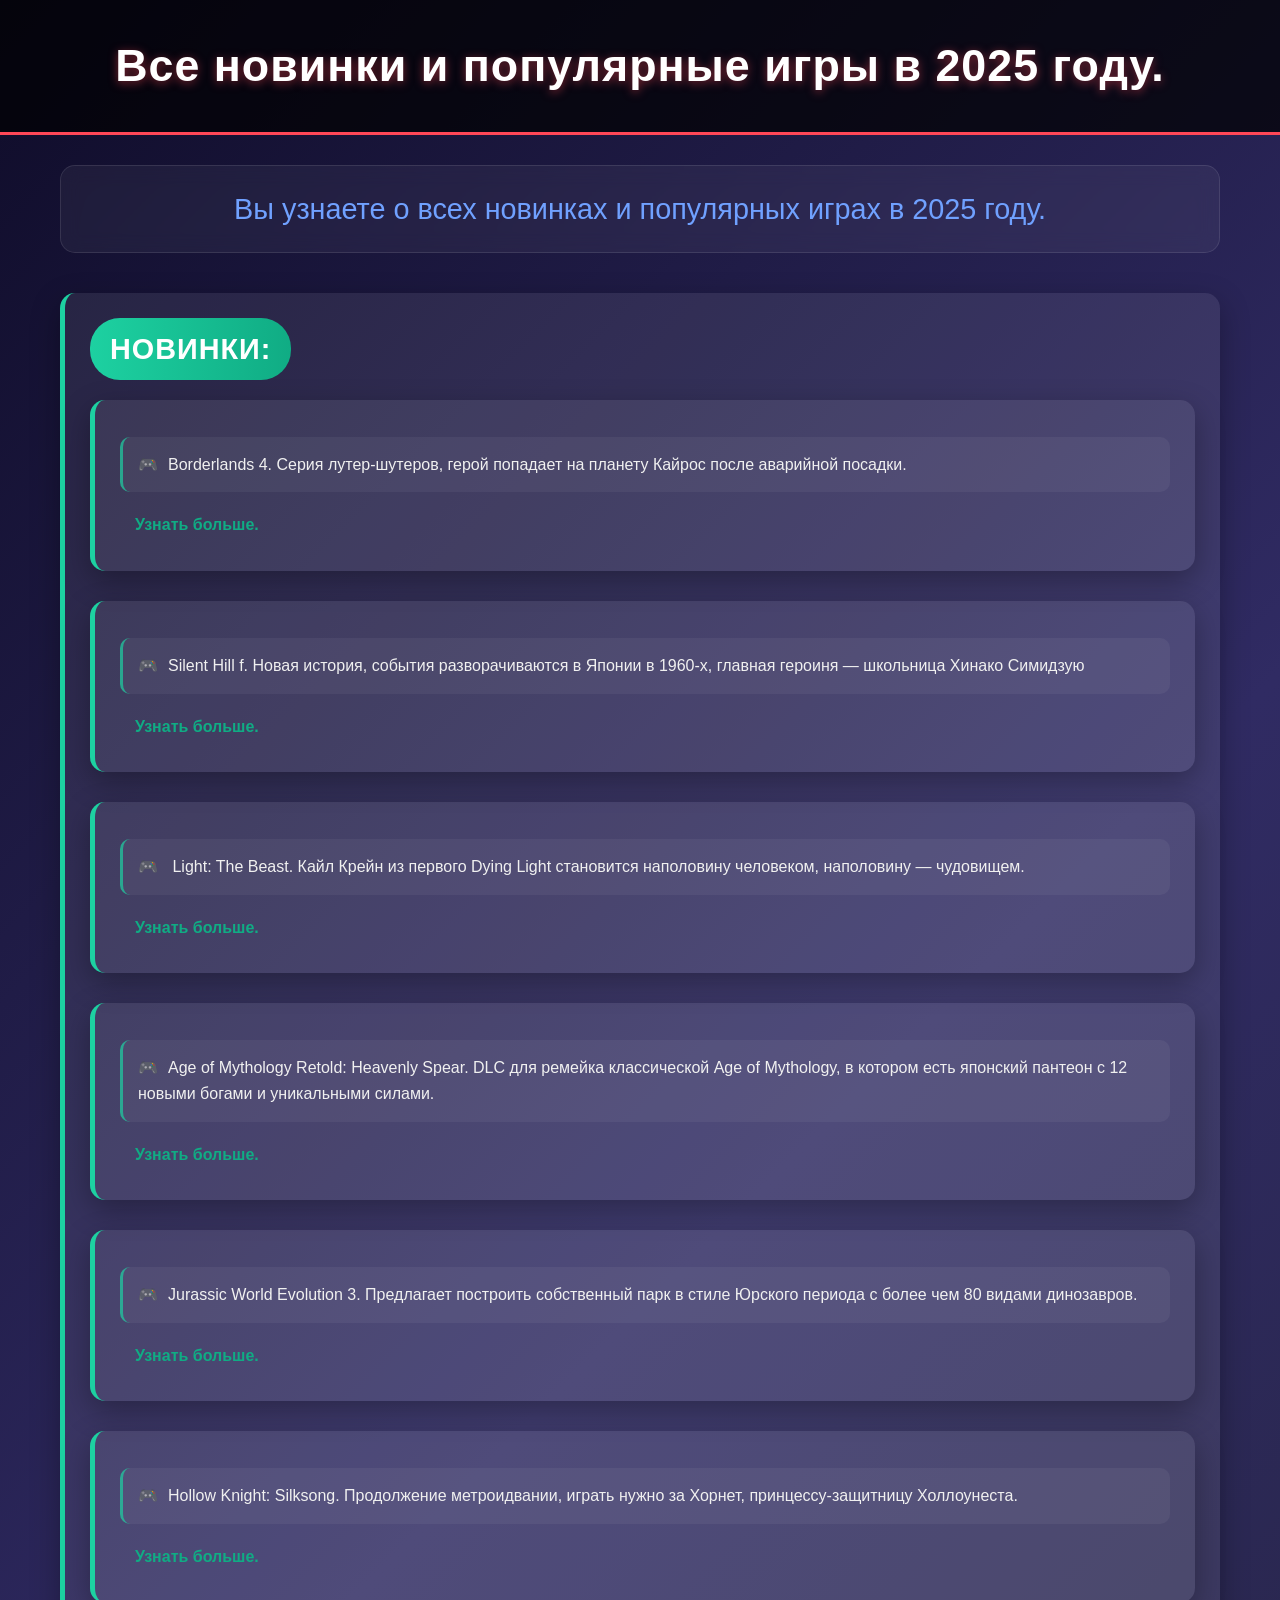
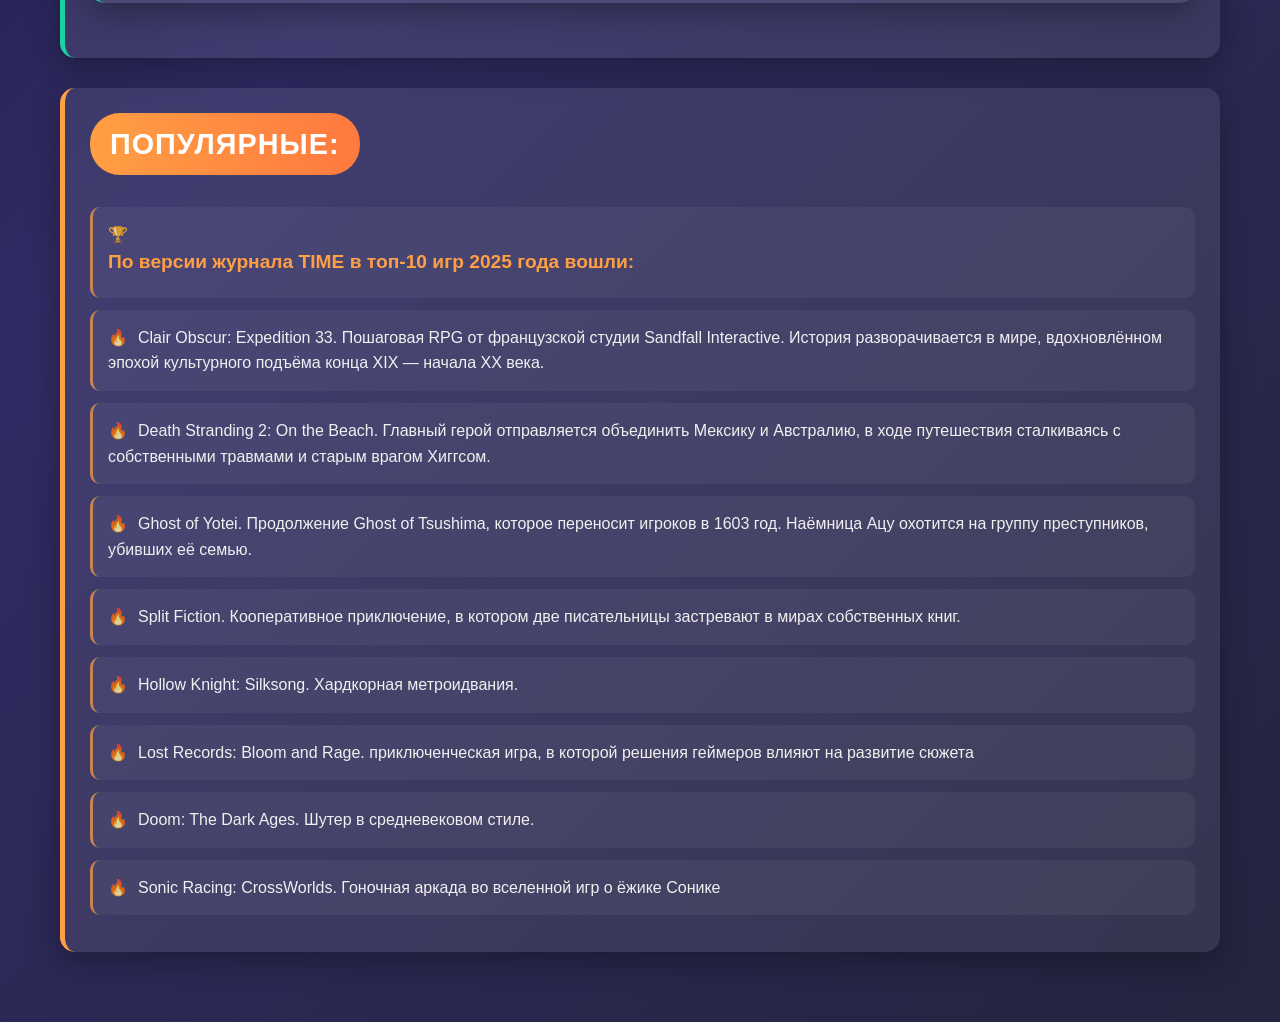
<file: index.html>
<!DOCTYPE html>
<html lang="en">
<head>
    <meta charset="UTF-8">
    <meta name="viewport" content="width=device-width, initial-scale=1.0">
    <title>Игры в 2025 году.</title>
    <link rel="stylesheet" href="CSS/style.css">
    <div class="intro">
    <h1>Все новинки и популярные игры в 2025 году.</h1>
    </div>
</head>
<body>
    <section>
        <div class="intro2">
            <h2>Вы узнаете о всех новинках и популярных играх в 2025 году.</h2>
        </div>
    <div class="new-products">
        <span>новинки:</span>

        <div class="new-products">
        <p>Borderlands 4. Серия лутер-шутеров, герой попадает на планету Кайрос после аварийной посадки.</p>
        <a href="Borderlands.html" class="btn">Узнать больше.</a>
        </div> 

        <div class="new-products">
        <p>Silent Hill f. Новая история, события разворачиваются в Японии в 1960-х, главная героиня — школьница Хинако Симидзую</p>
        <a href="SilentHil.html" class="btn">Узнать больше.</a>
        </div> 

        <div class="new-products">
        <p> Light: The Beast. Кайл Крейн из первого Dying Light становится наполовину человеком, наполовину — чудовищем.</p>
        <a href="LightTheBeast.html" class="btn">Узнать больше.</a>
        </div> 
        
        <div class="new-products">
        <p>Age of Mythology Retold: Heavenly Spear. DLC для ремейка классической Age of Mythology, в котором есть японский пантеон с 12 новыми богами и уникальными силами.</p>
        <a href="AgeofMythologyRetold.html" class="btn">Узнать больше.</a>
        </div> 

        <div class="new-products">
        <p>Jurassic World Evolution 3. Предлагает построить собственный парк в стиле Юрского периода с более чем 80 видами динозавров.</p> 
        <a href="AgeofMythologyRetold.html" class="btn">Узнать больше.</a>
        </div> 

        <div class="new-products">
        <p>Hollow Knight: Silksong. Продолжение метроидвании, играть нужно за Хорнет, принцессу-защитницу Холлоунеста.</p>
         <a href="HollowKnightSilksong.html" class="btn">Узнать больше.</a>
        </div> 

    </div>
    <div class="popular">
        <span>популярные:</span>
        <p><strong>По версии журнала TIME в топ-10 игр 2025 года вошли:</strong></p>
        <p>Clair Obscur: Expedition 33. Пошаговая RPG от французской студии Sandfall Interactive. История разворачивается в мире, вдохновлённом эпохой культурного подъёма конца XIX — начала XX века.</p>
        <p>Death Stranding 2: On the Beach. Главный герой отправляется объединить Мексику и Австралию, в ходе путешествия сталкиваясь с собственными травмами и старым врагом Хиггсом. </p>
        <p>Ghost of Yotei. Продолжение Ghost of Tsushima, которое переносит игроков в 1603 год. Наёмница Ацу охотится на группу преступников, убивших её семью. </p>
        <p>Split Fiction. Кооперативное приключение, в котором две писательницы застревают в мирах собственных книг. </p>
        <p>Hollow Knight: Silksong. Хардкорная метроидвания. </p>
        <p>Lost Records: Bloom and Rage. приключенческая игра, в которой решения геймеров влияют на развитие сюжета </p>
        <p>Doom: The Dark Ages. Шутер в средневековом стиле. </p>
        <p>Sonic Racing: CrossWorlds. Гоночная аркада во вселенной игр о ёжике Сонике</p>
    </div>
    </section>
</body>
</html>
</file>
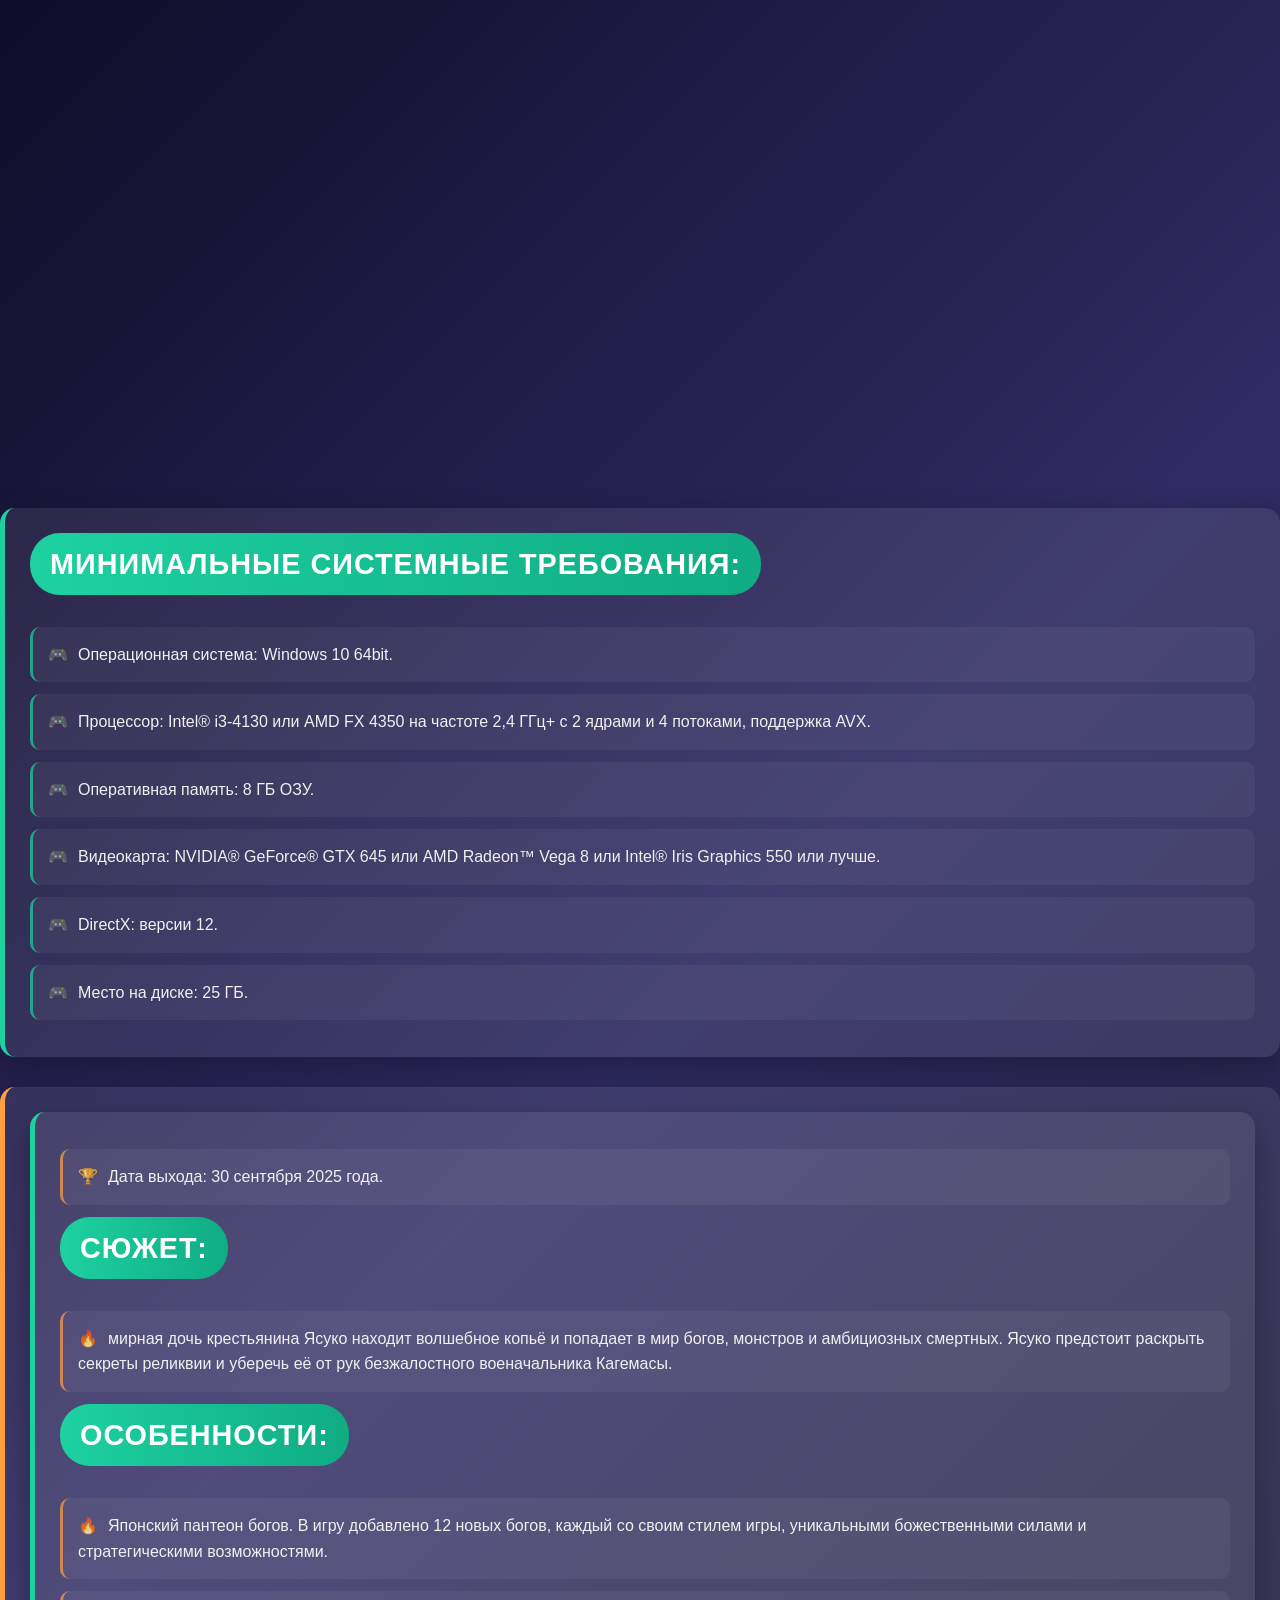
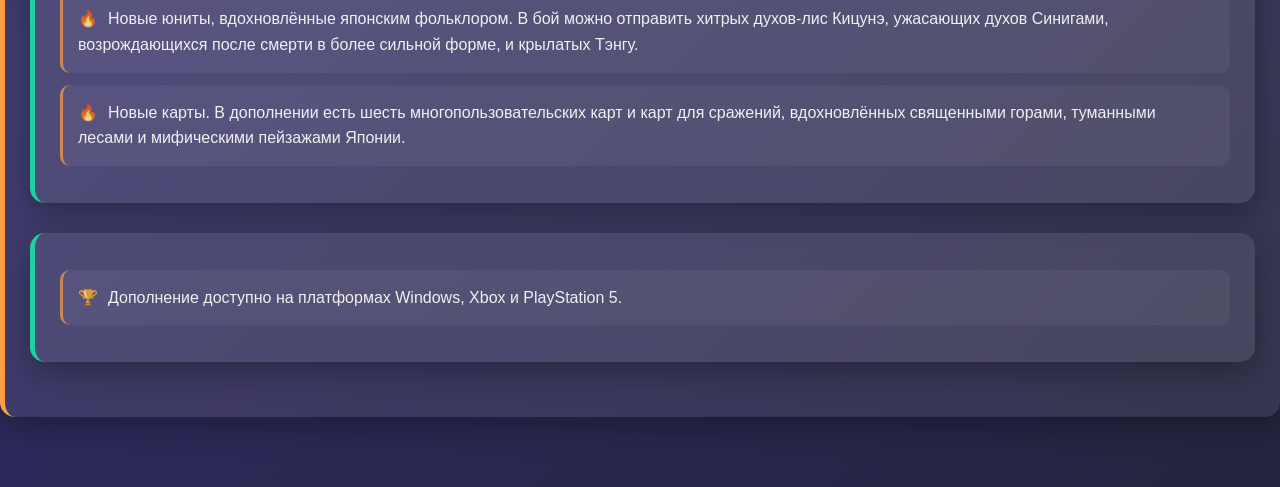
<file: AgeofMythologyRetold.html>
<!DOCTYPE html>
<html lang="en">
<head>
    <meta charset="UTF-8">
    <meta name="viewport" content="width=device-width, initial-scale=1.0">
    <title>Age of Mythology Retold</title>
    <link rel="stylesheet" href="CSS/style.css">
</head>
<body>
    <div class="new-products; video">
        <iframe width="700" height="500" src="https://www.youtube.com/embed/jbx_Ms3jTcY?si=ZhyLSQJ-H6OerIqk" title="YouTube video player" frameborder="0" allow="accelerometer; autoplay; clipboard-write; encrypted-media; gyroscope; picture-in-picture; web-share" referrerpolicy="strict-origin-when-cross-origin" allowfullscreen></iframe>
        </div>
        <div class="new-products">
        <span>Минимальные системные требования:</span>
        <p>Операционная система: Windows 10 64bit.</p>
        <p>Процессор: Intel® i3-4130 или AMD FX 4350 на частоте 2,4 ГГц+ с 2 ядрами и 4 потоками, поддержка AVX.</p>
        <p>Оперативная память: 8 ГБ ОЗУ.</p>
        <p>Видеокарта: NVIDIA® GeForce® GTX 645 или AMD Radeon™ Vega 8 или Intel® Iris Graphics 550 или лучше.</p>
        <p>DirectX: версии 12.</p>
        <p>Место на диске: 25 ГБ.</p>
    </div>

    <div class="popular">
        <div class="new-products">
            <p>Дата выхода: 30 сентября 2025 года.</p>
            <span>Сюжет:</span>
            <p>мирная дочь крестьянина Ясуко находит волшебное копьё и попадает в мир богов, 
                монстров и амбициозных смертных. Ясуко предстоит раскрыть секреты реликвии и уберечь
                 её от рук безжалостного военачальника Кагемасы.</p>
            <span>Особенности:</span>
            <p>Японский пантеон богов. В игру добавлено 12 новых богов, каждый со своим стилем игры, 
                уникальными божественными силами и стратегическими возможностями.</p>
            <p>Новые юниты, вдохновлённые японским фольклором. В бой можно отправить хитрых духов-лис Кицунэ, ужасающих духов Синигами,
                 возрождающихся после смерти в более сильной форме, и крылатых Тэнгу.</p>
            <p>Новые карты. В дополнении есть шесть многопользовательских карт и карт для сражений, 
                вдохновлённых священными горами, туманными лесами и мифическими пейзажами Японии.</p>
        </div>
        <div class="new-products">
            <p>Дополнение доступно на платформах Windows, Xbox и PlayStation 5. </p>
        </div>
        
    </div>
        <a href="index.html" class="btn btn2">Назад.</a>
    
    
</body>
</html>
</file>
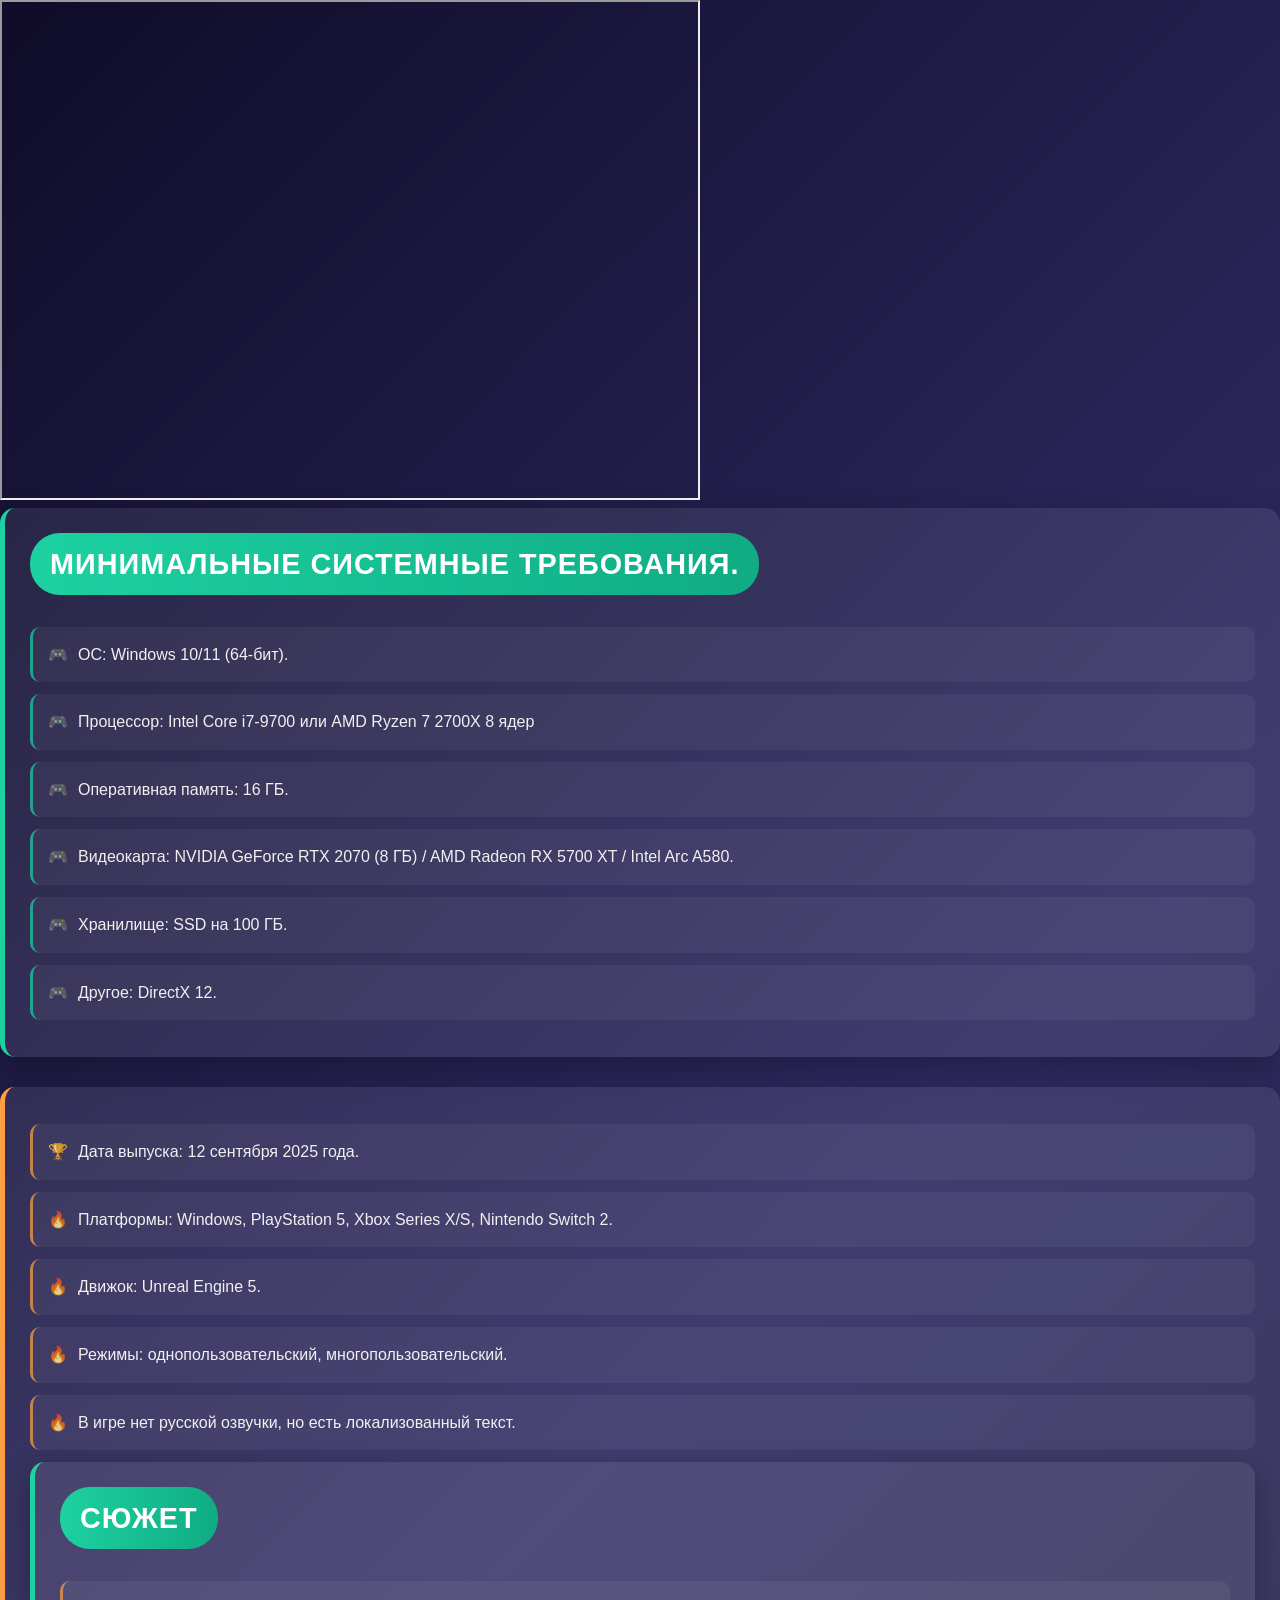
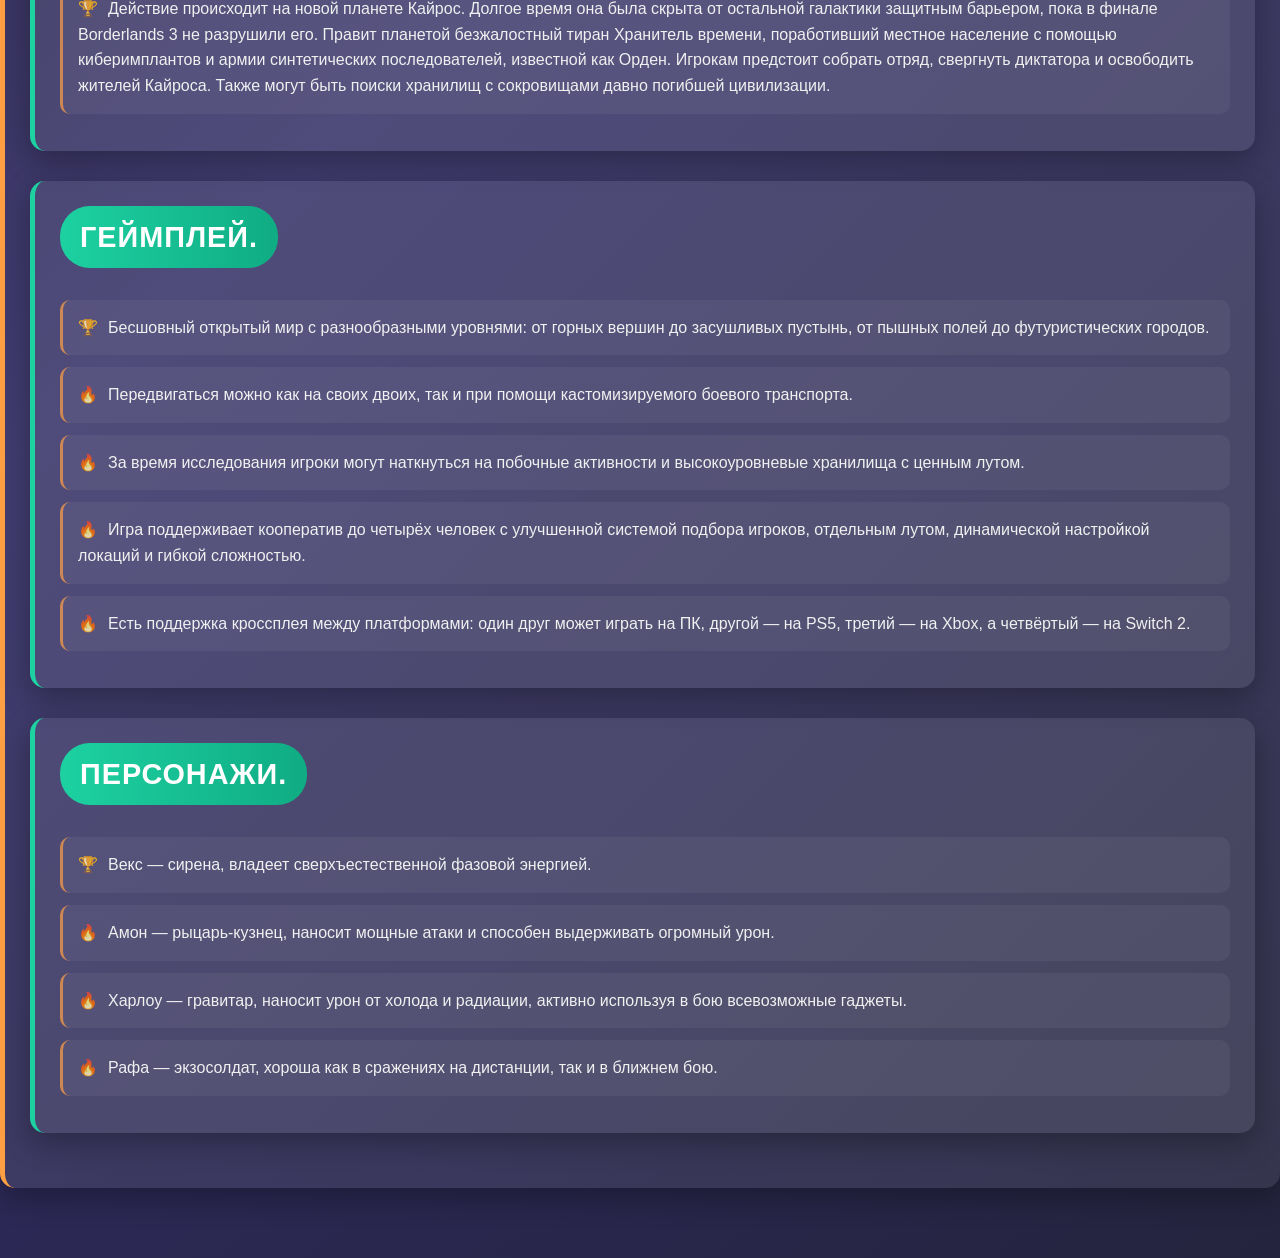
<file: Borderlands.html>
<!DOCTYPE html>
<html lang="en">
<head>
    <meta charset="UTF-8">
    <meta name="viewport" content="width=device-width, initial-scale=1.0">
    <title>Borderlands 4</title>
    <link rel="stylesheet" href="CSS/style.css">
</head>
<body>
    <div class="new-products; video">
        <iframe width="700" height="500" src="https://rutube.ru/play/embed/4dfb06862dcaf10bcb902c79219dcc0f/"  allow="clipboard-write; autoplay" webkitAllowFullScreen mozallowfullscreen allowFullScreen></iframe>
        </div>
        <div class="new-products">
        <span>Минимальные системные требования.</span>
        <p>ОС: Windows 10/11 (64-бит).</p>
        <p>Процессор: Intel Core i7-9700 или AMD Ryzen 7 2700X 8 ядер</p>
        <p>Оперативная память: 16 ГБ.</p>
        <p>Видеокарта: NVIDIA GeForce RTX 2070 (8 ГБ) / AMD Radeon RX 5700 XT / Intel Arc A580.</p>
        <p>Хранилище: SSD на 100 ГБ.</p>
        <p>Другое: DirectX 12.</p>
    </div>

    <div class="popular">
        <p>Дата выпуска: 12 сентября 2025 года. </p>
        <p>Платформы: Windows, PlayStation 5, Xbox Series X/S, Nintendo Switch 2.</p>
        <p>Движок: Unreal Engine 5.</p>
        <p>Режимы: однопользовательский, многопользовательский.</p>
        <p>В игре нет русской озвучки, но есть локализованный текст.</p>
        <div class="new-products">
            <span>Сюжет</span>
            <p>Действие происходит на новой планете Кайрос.
                 Долгое время она была скрыта от остальной галактики защитным барьером, пока в финале Borderlands 3 не разрушили его. 
                 Правит планетой безжалостный тиран Хранитель времени, поработивший местное население с помощью киберимплантов и армии синтетических последователей,
                 известной как Орден. Игрокам предстоит собрать отряд, свергнуть диктатора и освободить жителей Кайроса. Также могут быть поиски хранилищ с сокровищами давно погибшей цивилизации. </p>
        </div>
        <div class="new-products">
            <span>Геймплей.</span>
            <p>Бесшовный открытый мир с разнообразными уровнями: от горных вершин до засушливых пустынь, от пышных полей до футуристических городов.</p>
            <p>Передвигаться можно как на своих двоих, так и при помощи кастомизируемого боевого транспорта.</p>
            <p>За время исследования игроки могут наткнуться на побочные активности и высокоуровневые хранилища с ценным лутом.</p>
            <p>Игра поддерживает кооператив до четырёх человек с улучшенной системой подбора игроков, отдельным лутом, динамической настройкой локаций и гибкой сложностью.</p>
            <p>Есть поддержка кроссплея между платформами: один друг может играть на ПК, другой — на PS5, третий — на Xbox, а четвёртый — на Switch 2.</p>
        </div>
        <div class="new-products">
            <span>Персонажи.</span>
            <p>Векс — сирена, владеет сверхъестественной фазовой энергией.</p>
            <p>Амон — рыцарь-кузнец, наносит мощные атаки и способен выдерживать огромный урон.</p>
            <p>Харлоу — гравитар, наносит урон от холода и радиации, активно используя в бою всевозможные гаджеты.</p>
            <p>Рафа — экзосолдат, хороша как в сражениях на дистанции, так и в ближнем бою.</p>
        </div>
    </div>
        <a href="index.html" class="btn btn2">Назад.</a>
    
    
</body>
</html>
</file>
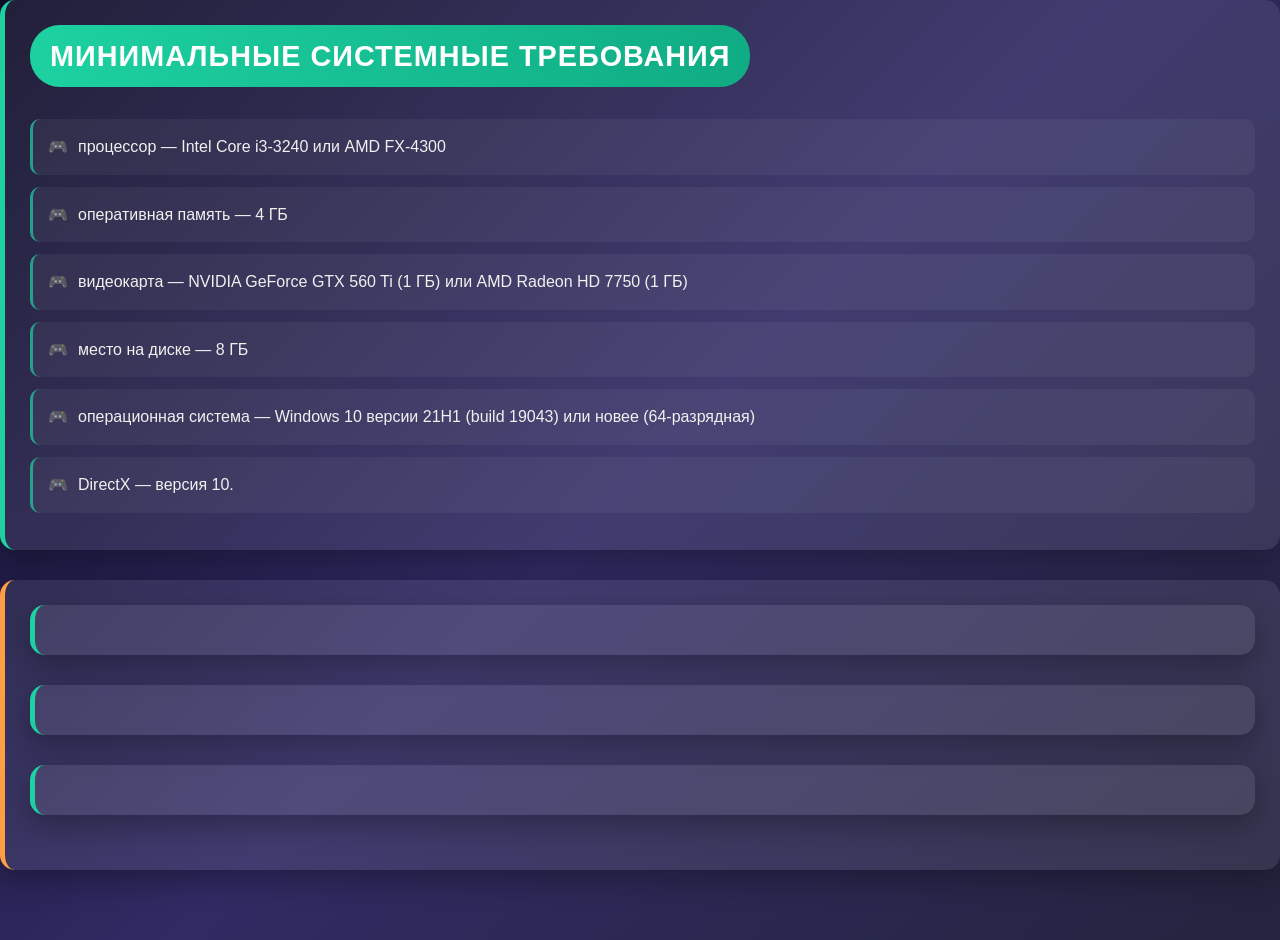
<file: HollowKnightSilksong.html>
<!DOCTYPE html>
<html lang="en">
<head>
    <meta charset="UTF-8">
    <meta name="viewport" content="width=device-width, initial-scale=1.0">
    <title>Hollow Knight: Silksong</title>
    <link rel="stylesheet" href="CSS/style.css">
</head>
<body>
    <div class="new-products">
        <span>Минимальные системные требования</span>
        <p>процессор — Intel Core i3-3240 или AMD FX-4300</p>
        <p>оперативная память — 4 ГБ</p>
        <p>видеокарта — NVIDIA GeForce GTX 560 Ti (1 ГБ) или AMD Radeon HD 7750 (1 ГБ)</p>
        <p>место на диске — 8 ГБ</p>
        <p>операционная система — Windows 10 версии 21H1 (build 19043) или новее (64-разрядная)</p>
        <p>DirectX — версия 10.</p>
    </div>

    <div class="popular">
        <div class="new-products">
        </div>
        <div class="new-products">
        </div>
        <div class="new-products">
        </div>
    </div>
        <a href="index.html" class="btn btn2">Назад.</a>
    
    
</body>
</html>
</file>
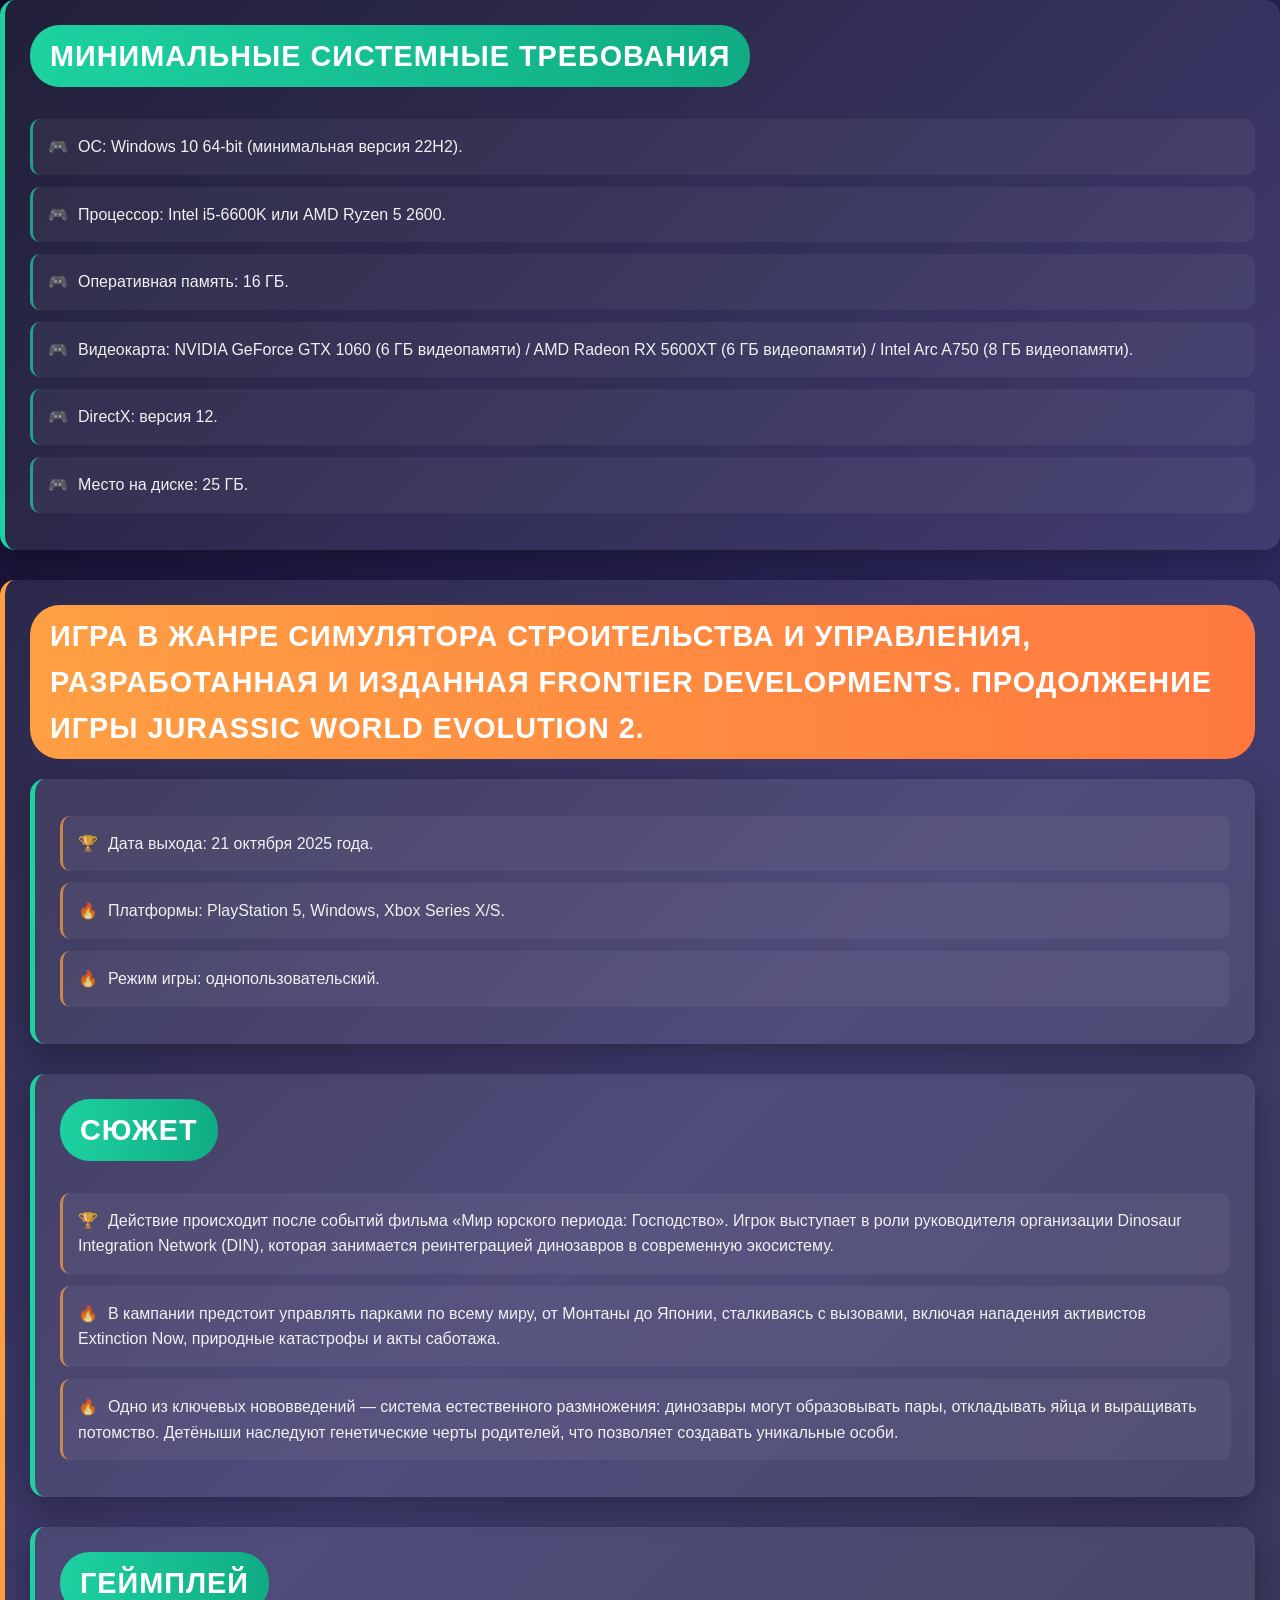
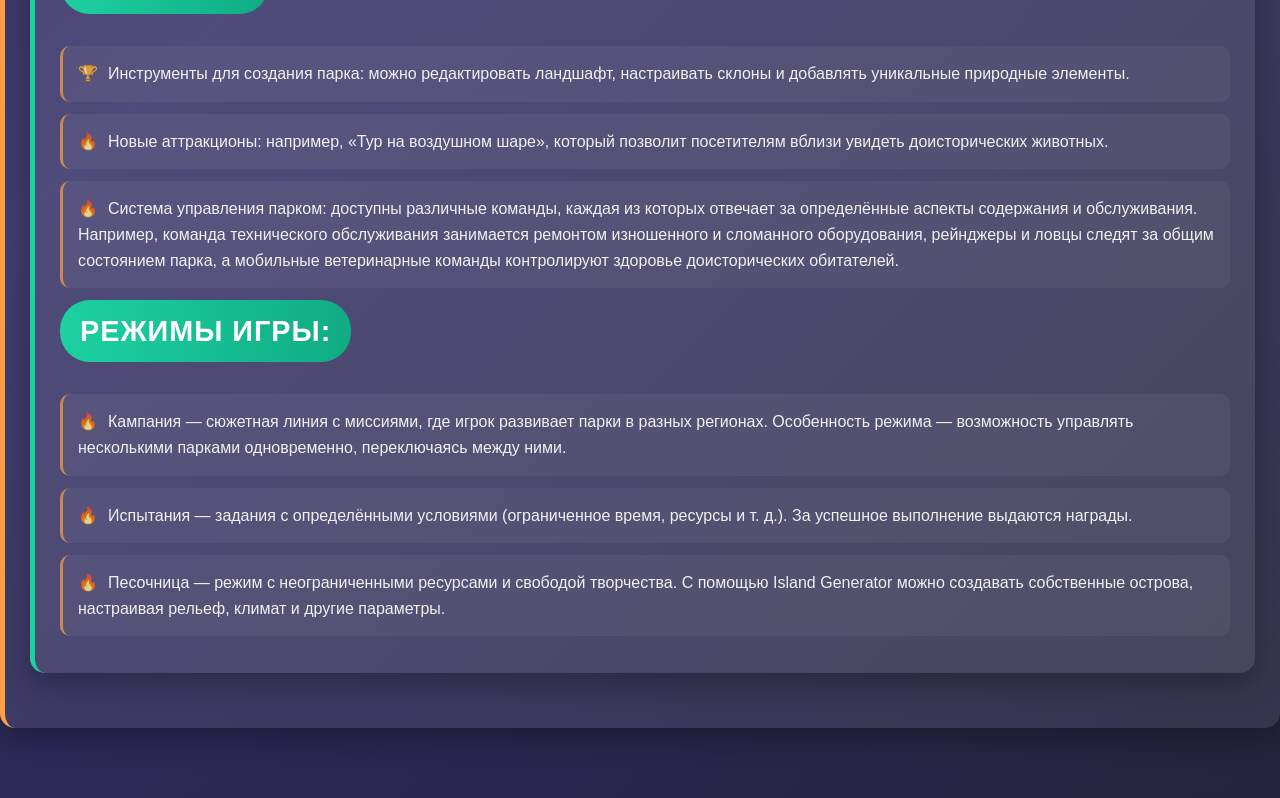
<file: JurassicWorldEvolution3.html>
<!DOCTYPE html>
<html lang="en">
<head>
    <meta charset="UTF-8">
    <meta name="viewport" content="width=device-width, initial-scale=1.0">
    <title>Jurassic World Evolution 3</title>
    <link rel="stylesheet" href="CSS/style.css">
</head>
<body>
    <div class="new-products">
        <span>Минимальные системные требования</span>
        <p>ОС: Windows 10 64-bit (минимальная версия 22H2).</p>
        <p>Процессор: Intel i5-6600K или AMD Ryzen 5 2600.</p>
        <p>Оперативная память: 16 ГБ.</p>
        <p>Видеокарта: NVIDIA GeForce GTX 1060 (6 ГБ видеопамяти) 
        / AMD Radeon RX 5600XT (6 ГБ видеопамяти) / Intel Arc A750 (8 ГБ видеопамяти).</p>
        <p>DirectX: версия 12.</p>
        <p>Место на диске: 25 ГБ.</p>
    </div>

    <div class="popular">
        <span>Игра в жанре симулятора строительства и управления, разработанная и изданная Frontier Developments. 
        Продолжение игры Jurassic World Evolution 2. </span>
        <div class="new-products">
            <p>Дата выхода: 21 октября 2025 года.</p>
            <p>Платформы: PlayStation 5, Windows, Xbox Series X/S.</p>
            <p>Режим игры: однопользовательский.</p>
        </div>
        <div class="new-products">
            <span>Сюжет</span>
            <p>Действие происходит после событий фильма «Мир юрского периода: Господство».
             Игрок выступает в роли руководителя организации Dinosaur Integration Network (DIN), 
             которая занимается реинтеграцией динозавров в современную экосистему.</p>
             <p>В кампании предстоит управлять парками по всему миру, от Монтаны до Японии, 
            сталкиваясь с вызовами, включая нападения активистов Extinction Now, природные катастрофы и акты саботажа.</p>
            <p>Одно из ключевых нововведений — система естественного размножения: динозавры могут образовывать пары, откладывать яйца и выращивать потомство.
             Детёныши наследуют генетические черты родителей, что позволяет создавать уникальные особи.</p>
        </div>
        <div class="new-products">
            <span>Геймплей</span>
            <p>Инструменты для создания парка: можно редактировать ландшафт, настраивать склоны и добавлять уникальные природные элементы.</p>
            <p>Новые аттракционы: например, «Тур на воздушном шаре», который позволит посетителям вблизи увидеть доисторических животных. </p>
            <p>Система управления парком: доступны различные команды, каждая из которых отвечает за определённые аспекты содержания и обслуживания.
             Например, команда технического обслуживания занимается ремонтом изношенного и сломанного оборудования, рейнджеры и ловцы следят
             за общим состоянием парка, а мобильные ветеринарные команды контролируют здоровье доисторических обитателей.</p>
             <span>Режимы игры:</span>
             <p>Кампания — сюжетная линия с миссиями, где игрок развивает парки в разных регионах. Особенность режима — 
                возможность управлять несколькими парками одновременно, переключаясь между ними.</p>
                <p>Испытания — задания с определёнными условиями (ограниченное время, ресурсы и т. д.).
                     За успешное выполнение выдаются награды. </p>
            <p>Песочница — режим с неограниченными ресурсами и свободой творчества.
                 С помощью Island Generator можно создавать собственные острова, настраивая рельеф, климат и другие параметры. </p>
        </div>
    </div>
        <a href="index.html" class="btn btn2">Назад.</a>
    
    
</body>
</html>
</file>
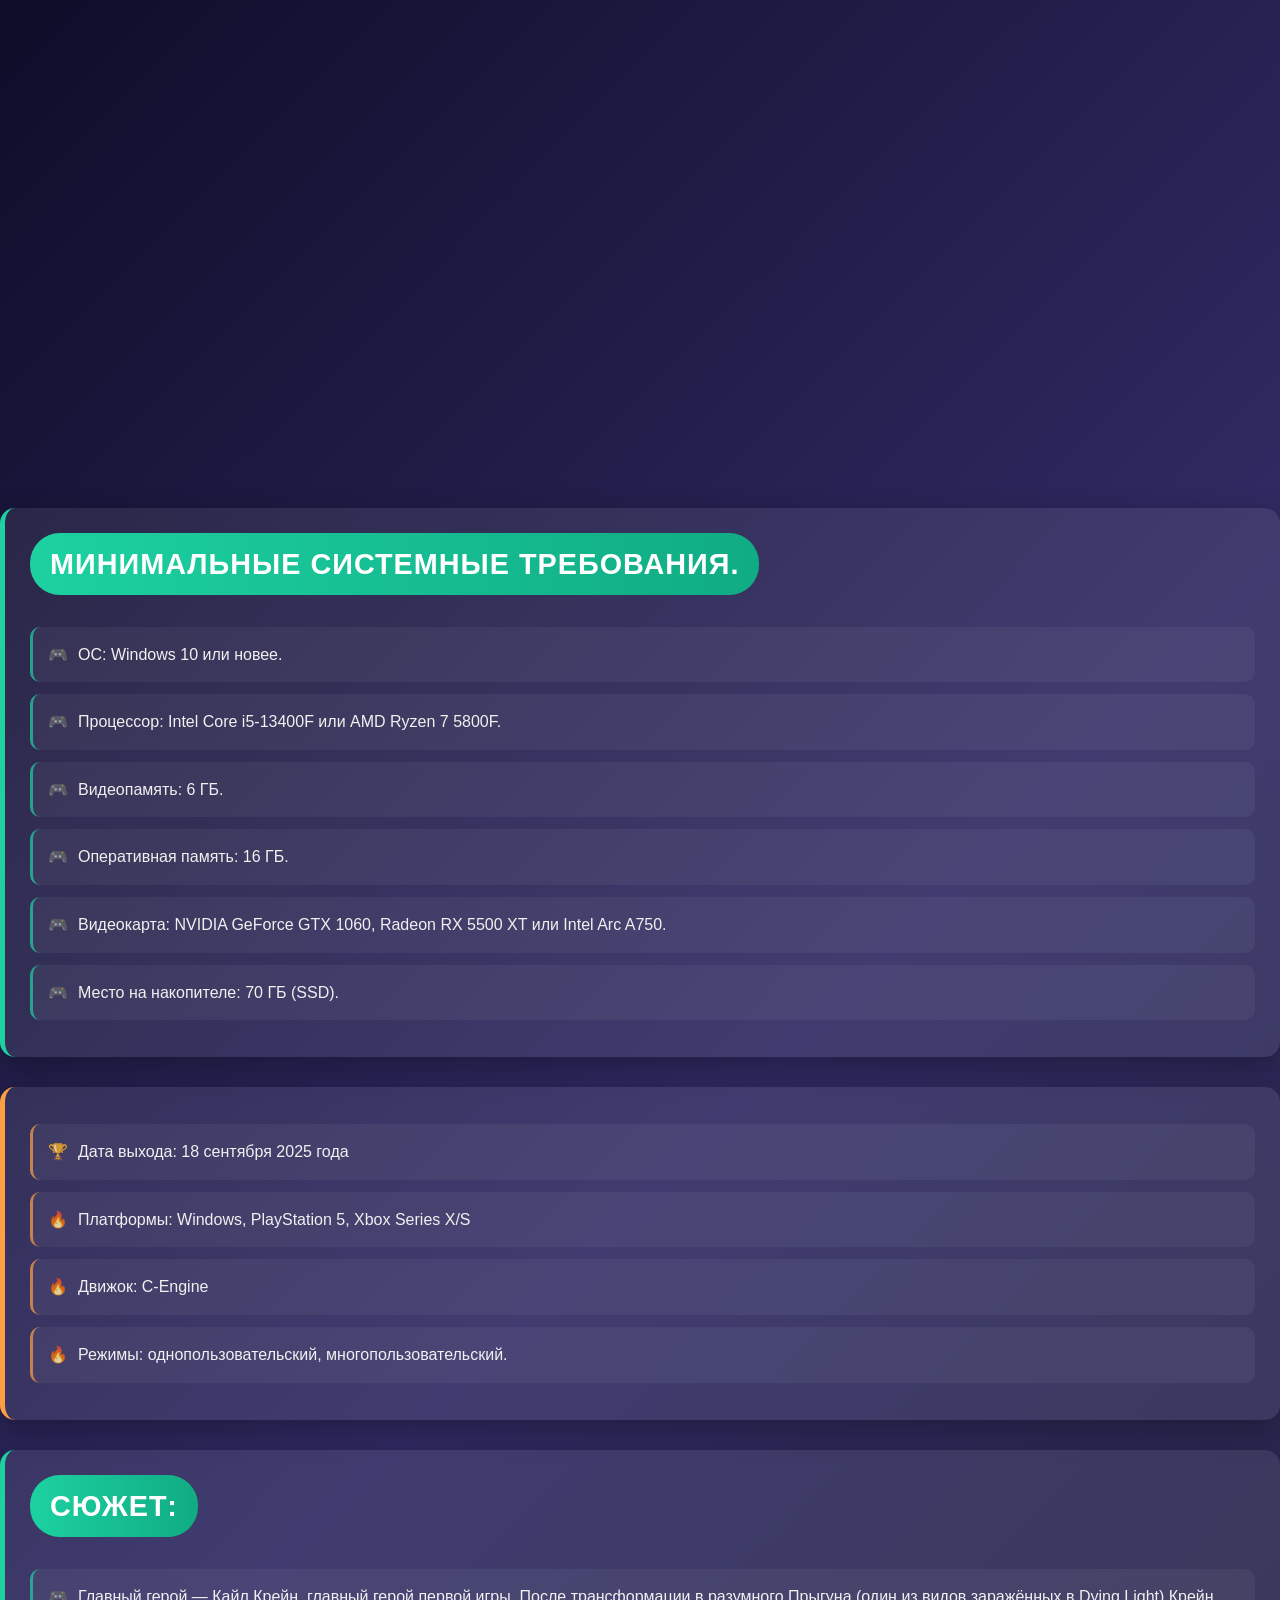
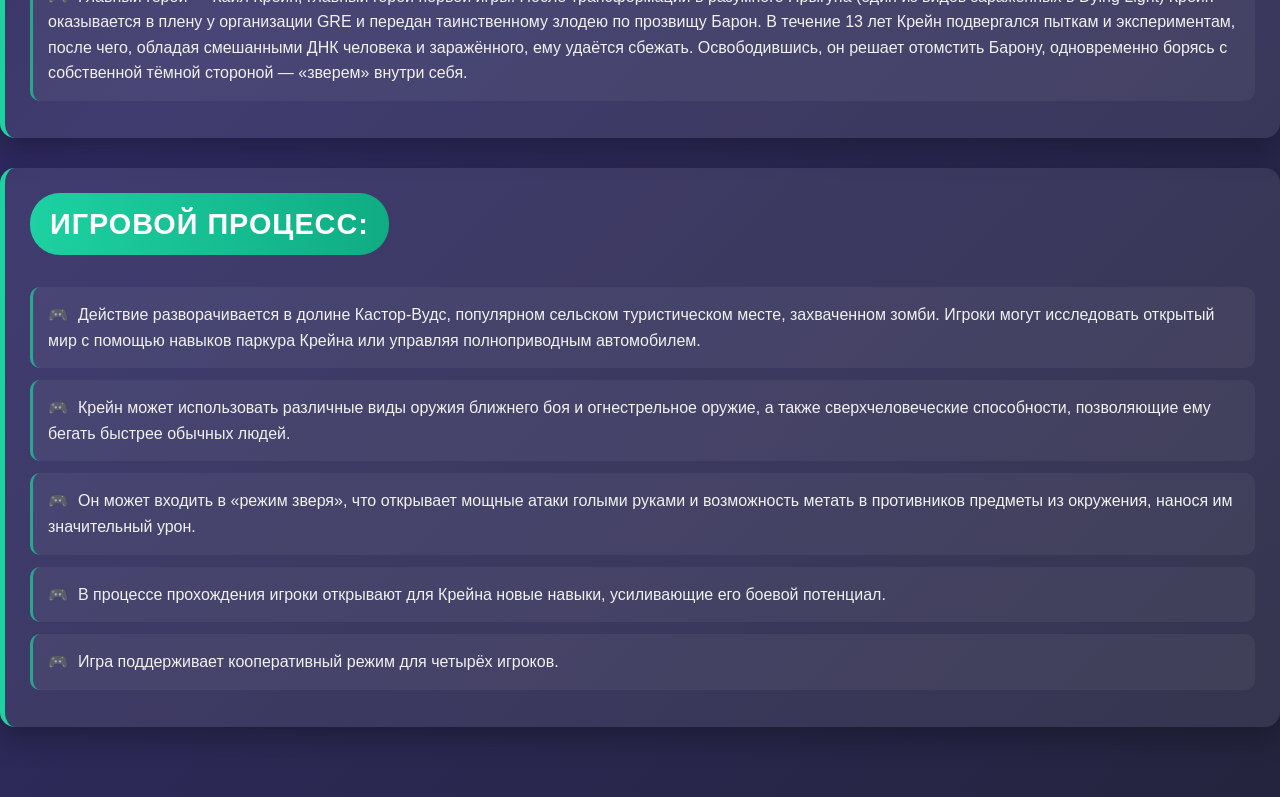
<file: LightTheBeast.html>
<!DOCTYPE html>
<html lang="en">
<head>
    <meta charset="UTF-8">
    <meta name="viewport" content="width=device-width, initial-scale=1.0">
    <title>Light: The Beast.</title>
    <link rel="stylesheet" href="CSS/style.css">
</head>
<body>
    <div class="new-products; video">
        <iframe width="700" height="500" src="https://www.youtube.com/embed/qsqBCs7o5go?si=TqYmn64TK9CT7J6c" title="YouTube video player" frameborder="0" allow="accelerometer; autoplay; clipboard-write; encrypted-media; gyroscope; picture-in-picture; web-share" referrerpolicy="strict-origin-when-cross-origin" allowfullscreen></iframe>
    </div>
    <div class="new-products">
        <span>Минимальные системные требования.</span>
        <p>ОС: Windows 10 или новее.</p>
        <p>Процессор: Intel Core i5-13400F или AMD Ryzen 7 5800F.</p>
        <p>Видеопамять: 6 ГБ.</p>
        <p>Оперативная память: 16 ГБ.</p>
        <p>Видеокарта: NVIDIA GeForce GTX 1060, Radeon RX 5500 XT или Intel Arc A750.</p>
        <p>Место на накопителе: 70 ГБ (SSD).</p>
    </div>

    <div class="popular">
        <p>Дата выхода: 18 сентября 2025 года </p>
        <p>Платформы: Windows, PlayStation 5, Xbox Series X/S</p>
        <p>Движок: C-Engine</p>
        <p>Режимы: однопользовательский, многопользовательский.</p>
        </div>

        <div class="new-products">
            <span>Сюжет:</span>
            <p>Главный герой — Кайл Крейн, главный герой первой игры. 
                После трансформации в разумного Прыгуна (один из видов заражённых в Dying Light)
                 Крейн оказывается в плену у организации GRE и передан таинственному злодею по прозвищу Барон.
                  В течение 13 лет Крейн подвергался пыткам и экспериментам, после чего,
                   обладая смешанными ДНК человека и заражённого, ему удаётся сбежать. Освободившись, 
                   он решает отомстить Барону, одновременно борясь с собственной тёмной стороной — «зверем» внутри себя.</p>
        </div>
        <div class="new-products">
            <span>Игровой процесс:</span>
            <p>Действие разворачивается в долине Кастор-Вудс, популярном сельском туристическом месте, захваченном зомби.
                 Игроки могут исследовать открытый мир с помощью навыков паркура Крейна или управляя полноприводным автомобилем.</p>
            <p>Крейн может использовать различные виды оружия ближнего боя и огнестрельное оружие,
                 а также сверхчеловеческие способности, позволяющие ему бегать быстрее обычных людей.</p>
            <p>Он может входить в «режим зверя», что открывает мощные атаки голыми руками и возможность метать
                 в противников предметы из окружения, нанося им значительный урон.</p>
            <p>В процессе прохождения игроки открывают для Крейна новые навыки, усиливающие его боевой потенциал.</p>
            <p>Игра поддерживает кооперативный режим для четырёх игроков.</p>
        </div>
    </div>
        <a href="index.html" class="btn btn2">Назад.</a>
</file>
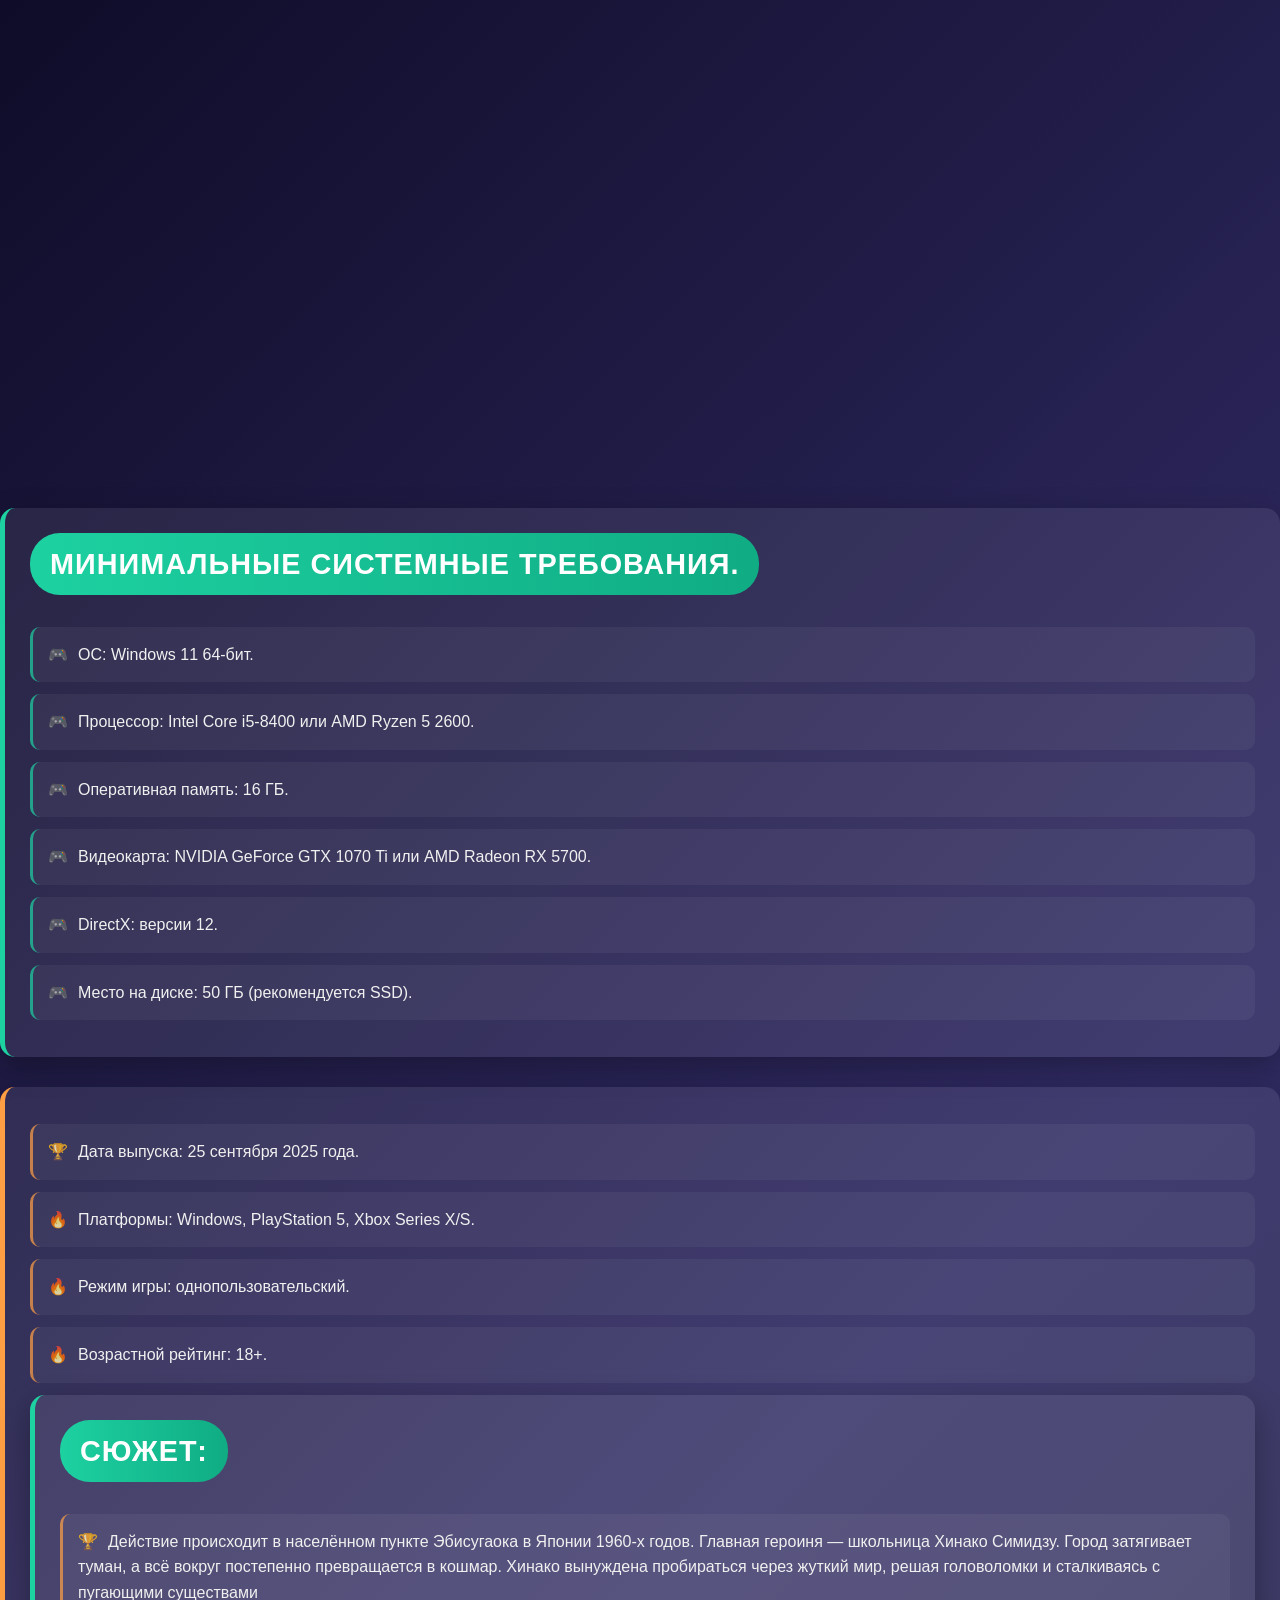
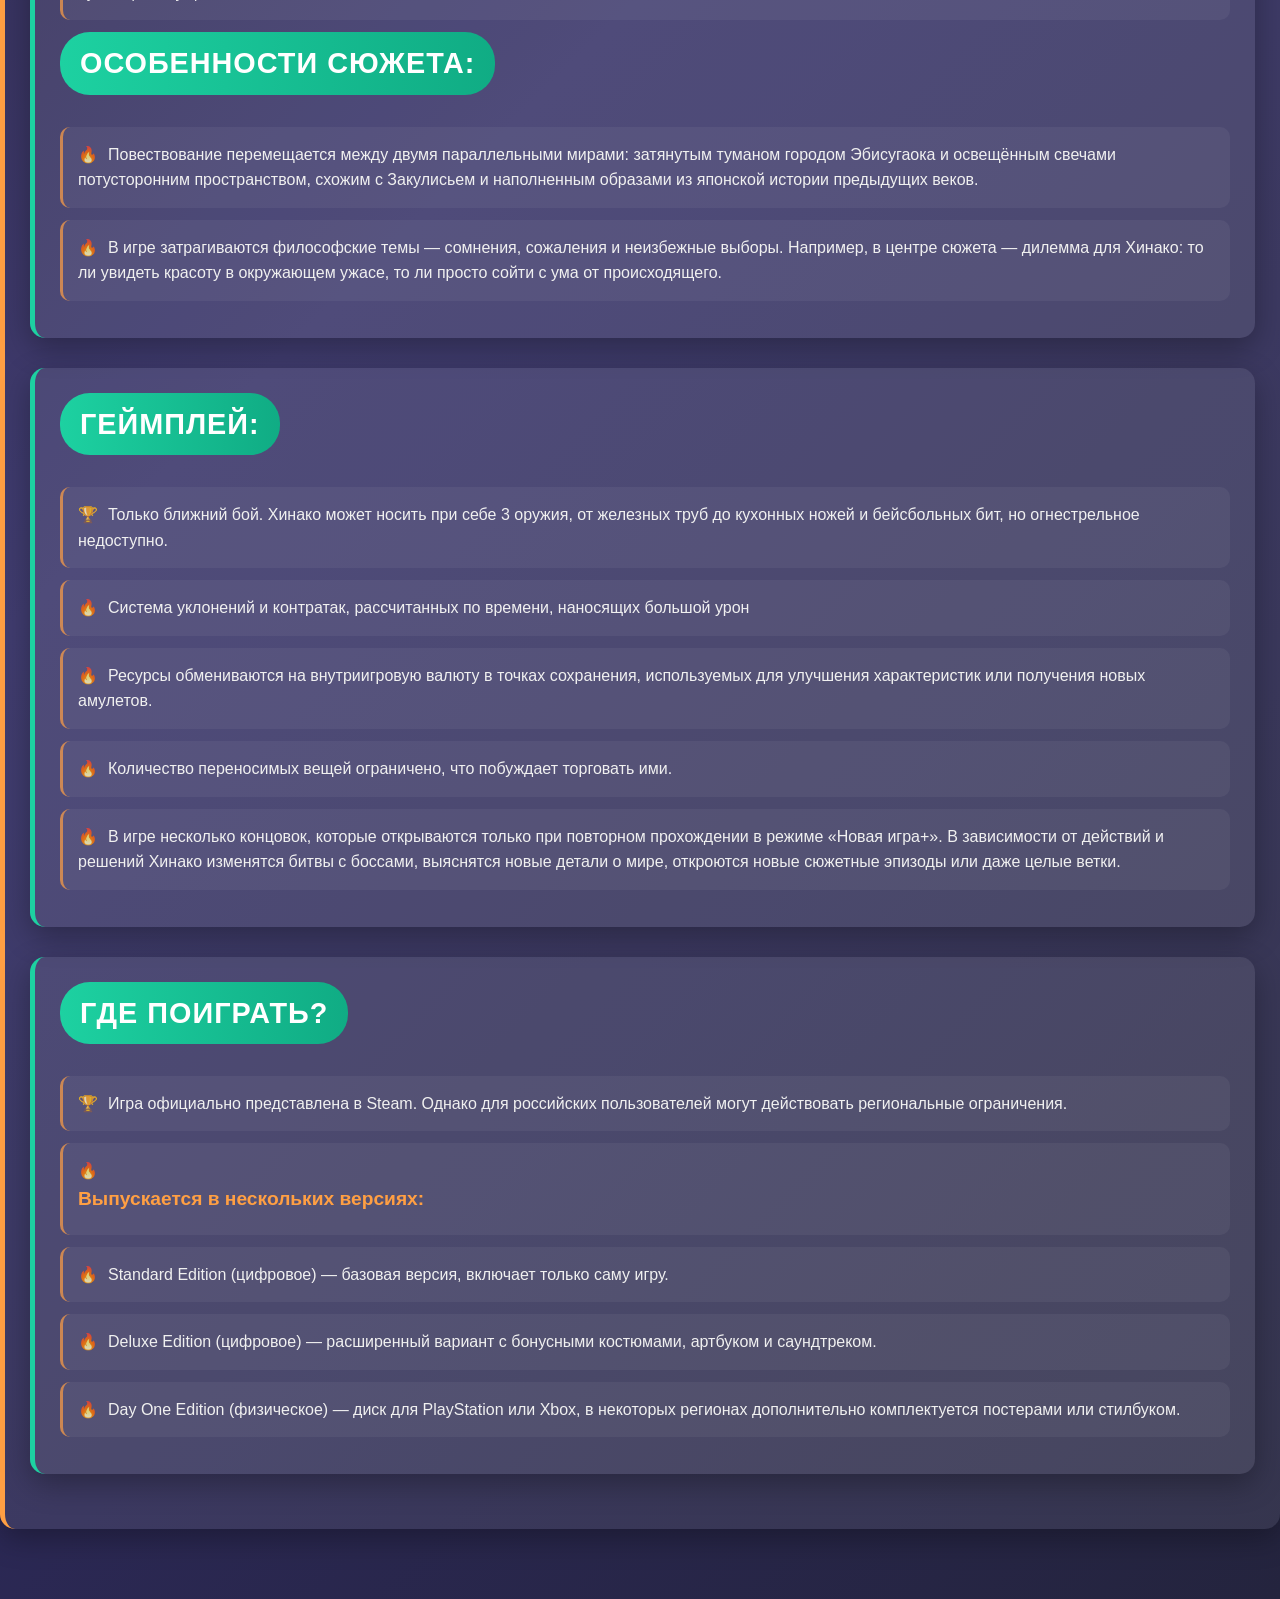
<file: SilentHil.html>
<!DOCTYPE html>
<html lang="en">
<head>
    <meta charset="UTF-8">
    <meta name="viewport" content="width=device-width, initial-scale=1.0">
    <title>Silent Hill f</title>
    <link rel="stylesheet" href="CSS/style.css">
</head>
<body>
    <div class="new-products; video">
        <iframe width="700" height="500" src="https://www.youtube.com/embed/ZqzK_nqDU9M?si=9DLuNx93Xq861xGY" title="YouTube video player" frameborder="0" allow="accelerometer; autoplay; clipboard-write; encrypted-media; gyroscope; picture-in-picture; web-share" referrerpolicy="strict-origin-when-cross-origin" allowfullscreen></iframe>
    </div>
    <div class="new-products">
        <span>Минимальные системные требования.</span>
        <p>ОС: Windows 11 64-бит.</p>
        <p>Процессор: Intel Core i5-8400 или AMD Ryzen 5 2600.</p>
        <p>Оперативная память: 16 ГБ.</p>
        <p>Видеокарта: NVIDIA GeForce GTX 1070 Ti или AMD Radeon RX 5700.</p>
        <p>DirectX: версии 12.</p>
        <p>Место на диске: 50 ГБ (рекомендуется SSD).</p>
    </div>

    <div class="popular">
        <p>Дата выпуска: 25 сентября 2025 года.</p>
        <p>Платформы: Windows, PlayStation 5, Xbox Series X/S. </p>
        <p>Режим игры: однопользовательский.</p>
        <p>Возрастной рейтинг: 18+.</p>
        <div class="new-products">
            <span>Сюжет:</span>
            <p>Действие происходит в населённом пункте Эбисугаока в Японии 1960-х годов. 
                Главная героиня — школьница Хинако Симидзу. Город затягивает туман, а всё вокруг постепенно превращается в кошмар.
                 Хинако вынуждена пробираться через жуткий мир, решая головоломки и сталкиваясь с пугающими существами</p>
        <span>Особенности сюжета:</span>
        <p>Повествование перемещается между двумя параллельными мирами:
             затянутым туманом городом Эбисугаока и освещённым свечами потусторонним пространством,
              схожим с Закулисьем и наполненным образами из японской истории предыдущих веков.</p>
        <p>В игре затрагиваются философские темы — сомнения,
             сожаления и неизбежные выборы. Например, в центре сюжета — дилемма для Хинако:
              то ли увидеть красоту в окружающем ужасе, то ли просто сойти с ума от происходящего.</p>
        </div>
        <div class="new-products">
            <span>Геймплей:</span>
            <p>Только ближний бой. Хинако может носить при себе 3 оружия, 
                от железных труб до кухонных ножей и бейсбольных бит,
                 но огнестрельное недоступно.</p>
            <p>Система уклонений и контратак, рассчитанных по времени, наносящих большой урон</p>
            <p>Ресурсы обмениваются на внутриигровую валюту в точках сохранения, 
                используемых для улучшения характеристик или получения новых амулетов.</p>
            <p>Количество переносимых вещей ограничено, что побуждает торговать ими. </p>
            <p>В игре несколько концовок, которые открываются только при повторном прохождении в режиме «Новая игра+».
                 В зависимости от действий и решений Хинако изменятся битвы с боссами, выяснятся новые детали о мире, 
                 откроются новые сюжетные эпизоды или даже целые ветки. </p>
        </div>
        <div class="new-products">
            <span>Где поиграть?</span>
            <p>Игра официально представлена в Steam. Однако для российских пользователей могут действовать региональные ограничения.</p>
            <p><strong>Выпускается в нескольких версиях:</strong></p>
            <p>Standard Edition (цифровое) — базовая версия, включает только саму игру.</p>
            <p>Deluxe Edition (цифровое) — расширенный вариант с бонусными костюмами, артбуком и саундтреком.</p>
            <p>Day One Edition (физическое) — диск для PlayStation или Xbox, в некоторых регионах дополнительно комплектуется постерами или стилбуком.</p>
        </div>
    </div>
        <a href="index.html" class="btn btn2">Назад.</a>
    
    
</body>
</html>
</file>
<file: CSS/style.css>
* {
    margin: 0;
    padding: 0;
    box-sizing: border-box;
    font-family: 'Segoe UI', Tahoma, Geneva, Verdana, sans-serif;
}

body {
    background: linear-gradient(135deg, #0f0c29, #302b63, #24243e);
    color: #f0f0f0;
    line-height: 1.6;
    min-height: 100vh;
    padding-bottom: 40px;
}


.intro {
    text-align: center;
    padding: 30px 20px;
    background: rgba(0, 0, 0, 0.7);
    border-bottom: 3px solid #ff4757;
    margin-bottom: 20px;
}

.intro h1 {
    font-size: 2.8rem;
    color: #fff;
    text-shadow: 0 2px 10px rgba(255, 71, 87, 0.5);
    letter-spacing: 1px;
}


section {
    max-width: 1200px;
    margin: 0 auto;
    padding: 0 20px;
}


.intro2 {
    text-align: center;
    margin: 30px 0 40px;
    padding: 20px;
    background: rgba(255, 255, 255, 0.05);
    border-radius: 15px;
    backdrop-filter: blur(10px);
    border: 1px solid rgba(255, 255, 255, 0.1);
}

.intro2 h2 {
    font-size: 1.8rem;
    color: #70a1ff;
    font-weight: 300;
}


.new-products, .popular {
    background: rgba(255, 255, 255, 0.08);
    border-radius: 15px;
    padding: 25px;
    margin-bottom: 30px;
    box-shadow: 0 10px 30px rgba(0, 0, 0, 0.3);
    border-left: 5px solid;
    transition: transform 0.3s ease, box-shadow 0.3s ease;
}

.new-products:hover, .popular:hover {
    transform: translateY(-5px);
    box-shadow: 0 15px 35px rgba(0, 0, 0, 0.4);
}


.new-products {
    border-left-color: #1dd1a1;
}

.popular {
    border-left-color: #ff9f43;
}


.new-products > span, .popular > span {
    display: inline-block;
    font-size: 1.8rem;
    font-weight: bold;
    margin-bottom: 20px;
    padding: 8px 20px;
    border-radius: 30px;
    color: white;
    text-transform: uppercase;
    letter-spacing: 1px;
}

.new-products > span {
    background: linear-gradient(90deg, #1dd1a1, #10ac84);
}

.popular > span {
    background: linear-gradient(90deg, #ff9f43, #ff793f);
}


.new-products p, .popular p {
    background: rgba(255, 255, 255, 0.05);
    padding: 15px;
    margin: 12px 0;
    border-radius: 10px;
    border-left: 3px solid;
    transition: background 0.3s ease;
}

.new-products p:hover, .popular p:hover {
    background: rgba(255, 255, 255, 0.1);
}

.new-products p {
    border-left-color: rgba(29, 209, 161, 0.7);
}

.popular p {
    border-left-color: rgba(255, 159, 67, 0.7);
}


.popular p strong {
    color: #ff9f43;
    font-size: 1.2rem;
    display: block;
    margin-bottom: 5px;
}


.new-products p:before {
    content: "🎮";
    margin-right: 10px;
    opacity: 0.8;
}

.popular p:before {
    content: "🔥";
    margin-right: 10px;
    opacity: 0.8;
}

.popular p:first-of-type:before {
    content: "🏆";
}

.btn {
    padding: 8px 15px;  
    border-left-color: rgba(29, 209, 161, 0.7);  
    color: #10ac84;
    text-decoration: none;  
    border: none;  
    border-radius: 4px;  
    font-weight: bold;  
    display: inline-block;
}

.btn2 {
    padding: 16px 20px;  
    background-color: #ff4757;
    color: black;
    text-decoration: none;  
    border: none;  
    border-radius: 20px;  
    font-weight: bold;  
    display: inline-block;
    position: fixed;
     border-radius: 200px;
    top: 700px;
    left: 1400px;
     z-index: 2000;
}

.video {
    border-style: none;
}
</file>
